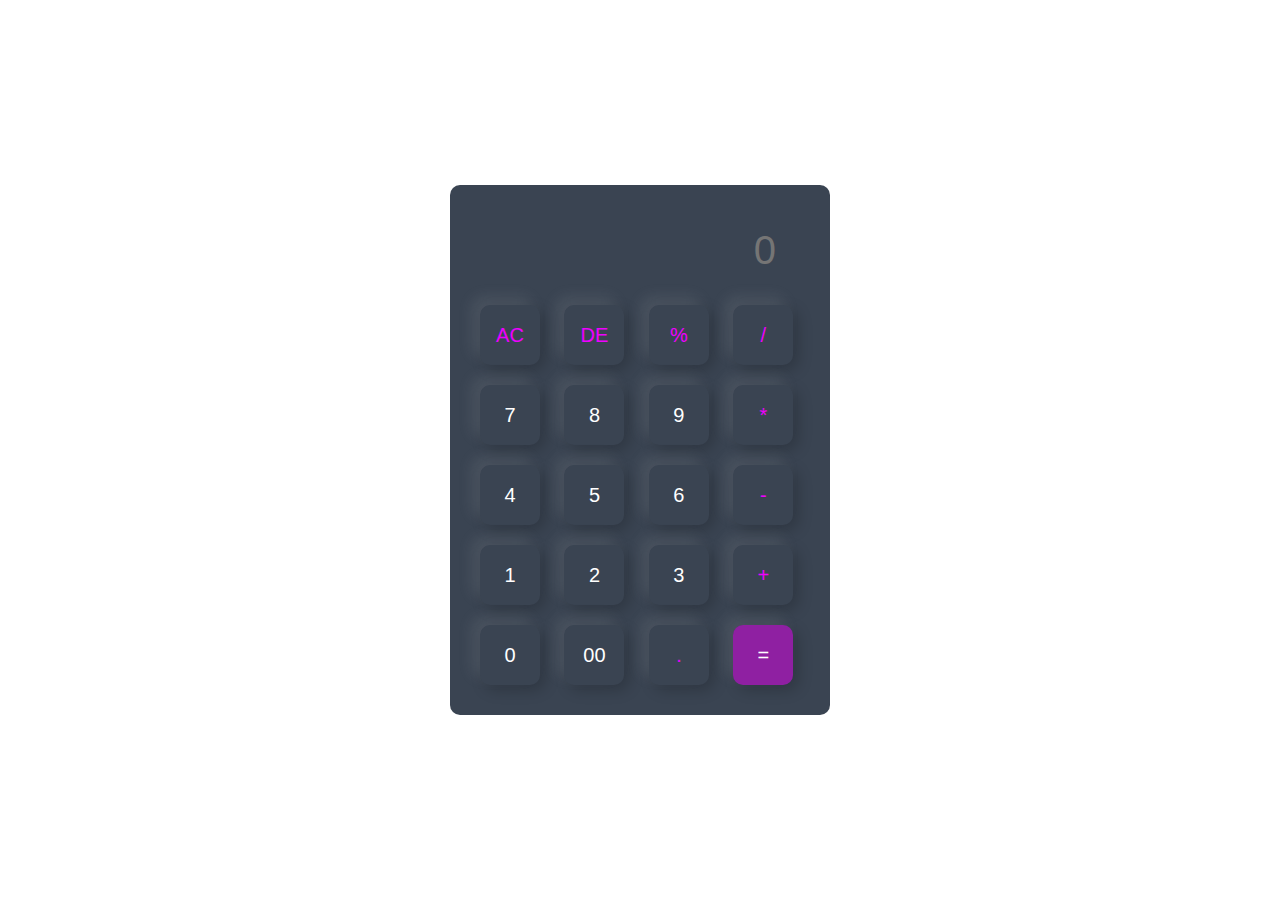
<file: Task-3/index.html>
<!DOCTYPE html>
<html lang="en">
<head>
    <meta charset="UTF-8">
    <meta name="viewport" content="width=device-width, initial-scale=1.0">
    <title>Calculator</title>
    <link rel="stylesheet" href="style.css">
</head>
<body>

        <div class="calculator">
                <input type="text" placeholder="0" id="display">
                    
                <div>
                   <button class="operator">AC</button>
                   <button class="operator">DE</button>
                   <button class="operator">%</button>
                   <button class="operator">/</button>
                </d>
                <div>
                    <button>7</button>
                    <button>8</button>
                    <button>9</button>
                    <button class="operator">*</button>
                </div>
                <div>
                    <button>4</button>
                    <button>5</button>
                    <button>6</button>
                    <button class="operator">-</button>
                </div>
                <div>
                    <button>1</button>
                    <button>2</button>
                    <button>3</button>
                    <button class="operator">+</button>
                </div>
                <div>
                    <button>0</button>
                    <button>00</button>
                    <button class="operator">.</button>
                    <button class="equal">=</button>
                </div>
    </div>
    
    <script src="script.js"></script>
</body>
</html>
</file>
<file: Task-3/style.css>
*{
    margin: 0px;
    padding: 0px;
    font-family: Verdana, Geneva, Tahoma, sans-serif;
    box-sizing: border-box;
}

body{
    width: 100%;
    height: 100vh;
    background-image:url(https://e0.pxfuel.com/wallpapers/365/69/desktop-wallpaper-red-moon-illustration-anime-moon-sky-clouds-night-p-dark-purple-aesthetic-aesthetic-aesthetic-background-red-moon-night-sky.jpg);
    background-repeat: no-repeat;
    background-size: cover;
      display: flex;
    align-items: center;
    justify-content: center; 

}

.calculator{
    background: #3a4452;
    padding: 20px;
    border-radius: 10px; 

     
}

button{
    background: linear-gradient(#00d9ff, #ee00ff);
    border: 0;
    outline: 0;
    width: 60px;
    height: 60px;
    border-radius: 10px;
    box-shadow: -8px -8px 15px rgba(225, 225, 225, 0.1), 5px 5px 15px rgba(0, 0, 0, 0.2);
    background: transparent;
    color: #fff;
    cursor: pointer;
    font-size: 20px;
    margin: 10px;
   

}

input
{
    width:320px ;
    height: 70px;
    border: none;
    padding: 24px;
    margin: 10px;
    background: transparent;
    box-shadow: 0px 3px 15px rgbs(84,84,84,0.1);
    font-size: 40px;
    text-align: right;
    cursor: pointer;
    color: #fff;
} 

 
 .equal{
    background: rgba(200, 8, 217, 0.601);
}

.operator{
    color: #ee00ff;
}
</file>
